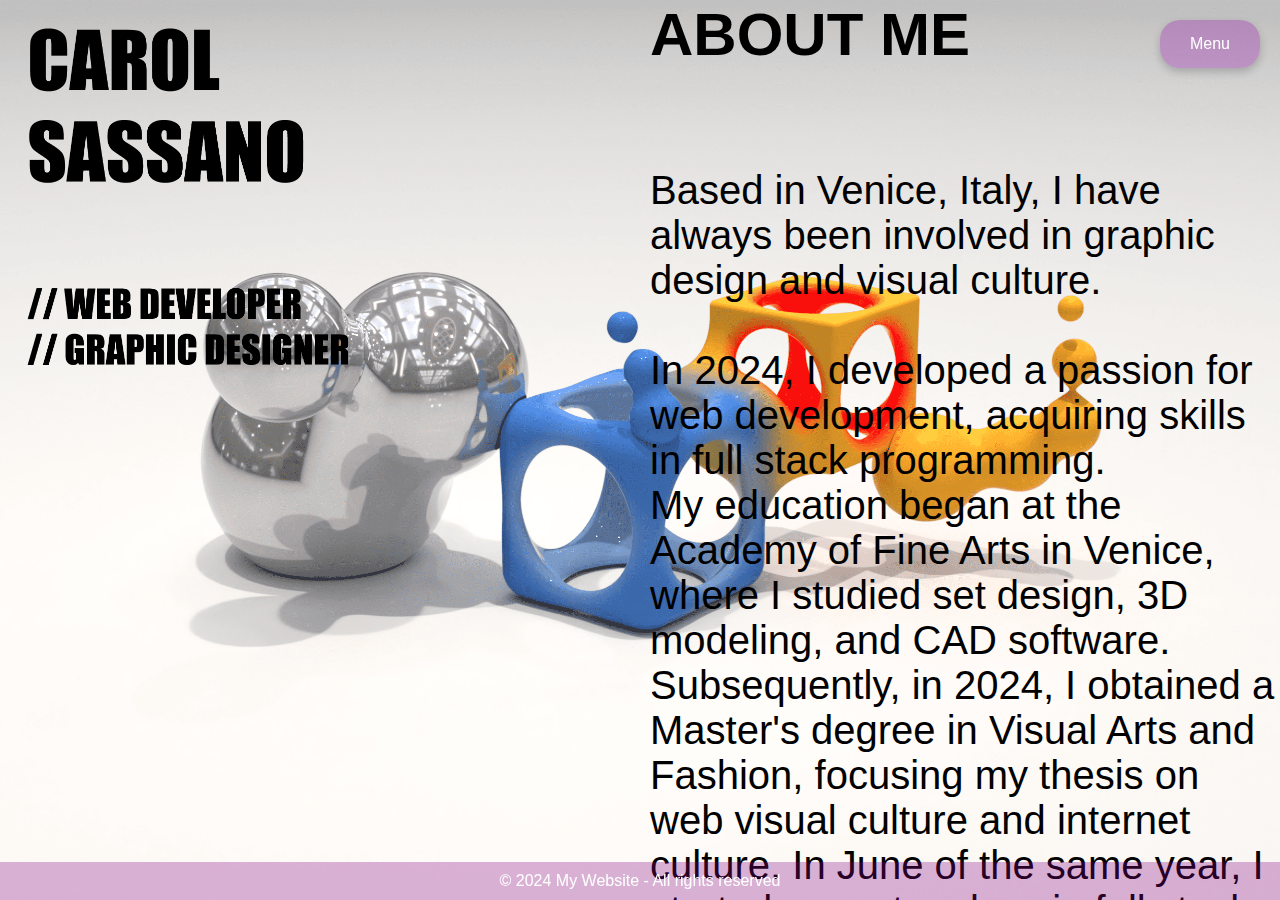
<file: about.html>
<!DOCTYPE html>
<html lang="en">
<head>
    <meta charset="UTF-8">
    <meta name="viewport" content="width=device-width, initial-scale=1.0">
    <title>My Website</title>
    <link rel="stylesheet" href="css/styles.min.css">
</head>
<body>

  <!-- Le immagini utilizzate sono progetti reali e sono realizzate da me, con l'eccezione di EARTHRISE 
   di Iris Van Herpen.
   La programmazione di questa pagina mi ha fatto comprendere l'importanza di alt per il SEO. 
   Ho iserito il titolo dei progetti ma sono curiosa di sapere se ci sono modi migliori o ulteriori
   passaggi in merito.-->
<header>
   <div class="dropdown">
    <a href="#" class="button">Menu</a>
    <div class="dropdown-content">
      <a href="index.html">Home</a>
      <a href="works.html">Works</a>
      <a href="gallery.html">See gallery</a>
      <a href="contacts.html">Contacts</a>
      <a href="about.html">About</a>
      <a href="servizi.html">Services</a>
    </div>
</header>
<div class="container-gallery">


  <div class="image-text-pair">
      <div class="image-item">
          <img src="assets/img/about.png" alt="aboutImage">
      </div>
      <div id="D4BASE" class="text-item">
          <h1>ABOUT ME<br><br></h1>
          <p>Based in Venice, Italy, I have always been involved in graphic design and visual culture.<br><br>
            In 2024, I developed a passion for web development, acquiring skills in full stack programming.<br>
            My education began at the Academy of Fine Arts in Venice, where I studied set design, 3D modeling, and CAD software.
            Subsequently, in 2024, I obtained a Master's degree in Visual Arts and Fashion, focusing my thesis on web visual culture and internet culture. 
            In June of the same year, I started a master class in full stack development at Digital Campus in Turin.<br><br>
            
            Currently, I work as a freelance graphic designer.</p>
      </div>
  </div>
</div>
</div>
<footer>
    <p>© 2024 My Website - All rights reserved</p>
</footer>

</body>
</html>
</file>
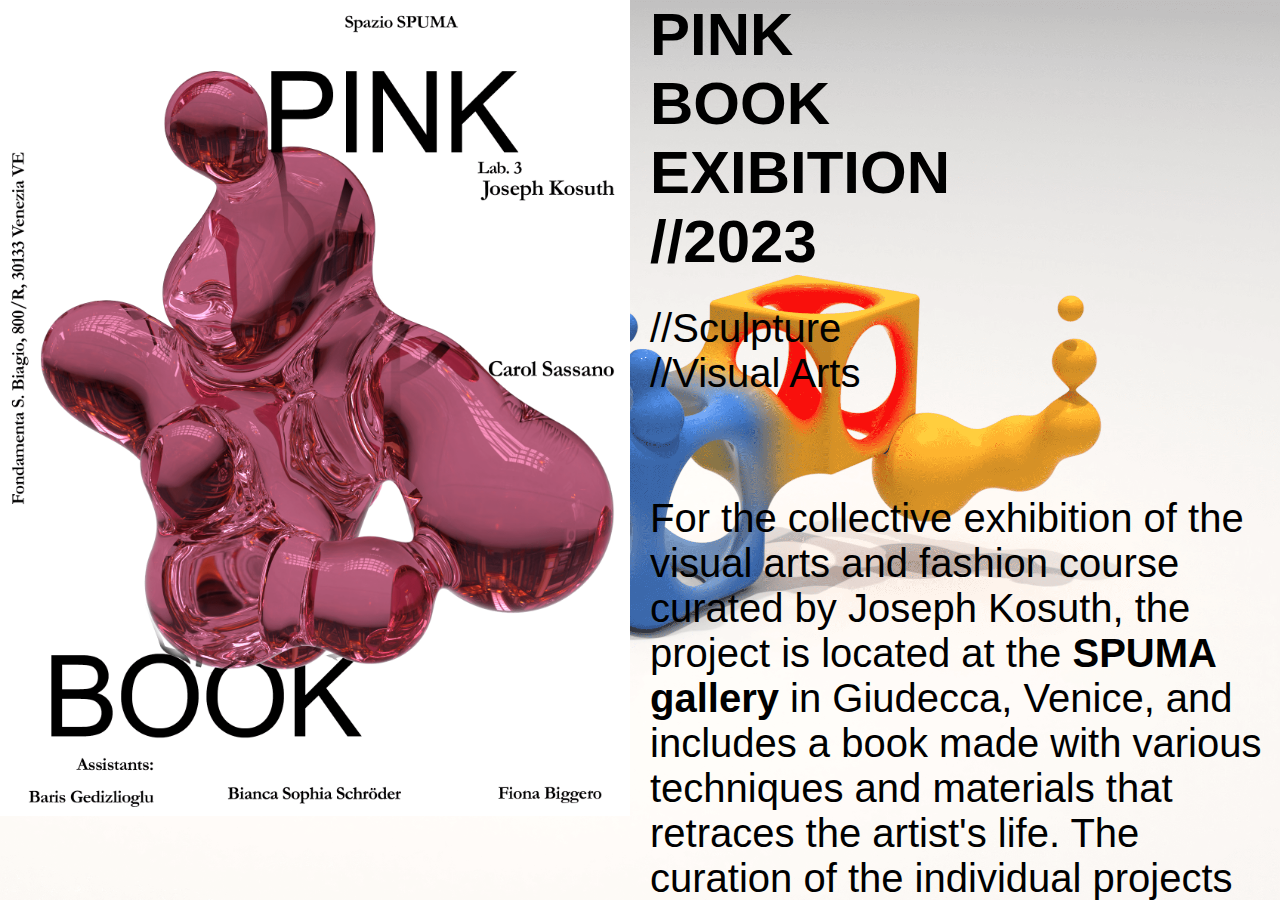
<file: PINKBOOK.html>
<!DOCTYPE html>
<html lang="en">
<head>
    <meta charset="UTF-8">
    <meta name="viewport" content="width=device-width, initial-scale=1.0">
    <title>My Website</title>
    <link rel="stylesheet" href="css/styles.min.css">
</head>
<body>

  <!-- Le immagini utilizzate sono progetti reali e sono realizzate da me, con l'eccezione di EARTHRISE 
   di Iris Van Herpen.
   La programmazione di questa pagina mi ha fatto comprendere l'importanza di alt per il SEO. 
   Ho iserito il titolo dei progetti ma sono curiosa di sapere se ci sono modi migliori o ulteriori
   passaggi in merito.-->


<div class="container-gallery">

  <div class="image-text-pair">
      <div class="image-item">
          <img src="assets/img/LocandinaPINKBOOK.png" alt="PINKBOOK">
      </div>
      <div ID="PINKBOOK" class="text-item">
          <h1>PINK<br>BOOK<br>EXIBITION<br>//2023</h1>
          <p>//Sculpture <br>//Visual Arts</p>
          <p>For the collective exhibition of the visual arts and fashion 
            course curated by Joseph Kosuth, the project is located at the <strong>SPUMA gallery</strong>
            in Giudecca, Venice, and includes a book made with various techniques and materials 
            that retraces the artist's life. The curation of the individual projects was 
            overseen by Linda Motto and Federica Serri.</p>
      </div>
  </div>




</body>
</html>
</file>
<file: css/styles.min.css>
*{margin:0;padding:0;box-sizing:border-box}html,body{height:100%;width:100%;overflow:hidden;scroll-behavior:smooth}body{background-image:url("../assets/img/background.png");background-size:cover;background-position:center;background-repeat:no-repeat}footer,.navbar a,.navbar .contact-info ul li a,.contact-info ul li .navbar a,.dropdown .dropdown-content a,.dropdown .button,.contact-info p,.contact-info h3,.submit-btn,input,textarea,.form-container h2,.text-item{font-family:Arial,Helvetica,sans-serif}.grid-container{display:grid;grid-template-columns:repeat(6, 1fr);grid-template-rows:repeat(4, 1fr);width:100vw;height:100vh;gap:1px}.grid-container>.grid-item{font-family:Impact,Haettenschweiler,"Arial Narrow Bold",sans-serif;position:relative;padding-top:100%;border:1px solid rgba(134,134,134,.103);display:flex;justify-content:center;align-items:center;font-size:1em;color:rgba(0,0,0,.781);background-size:cover;transition:opacity .3s ease;overflow:hidden;min-height:150px}.grid-container>.grid-item>*{position:absolute;top:50%;left:50%;transform:translate(-50%, -50%)}.grid-item.logo{display:flex;justify-content:center;align-items:center;overflow:hidden}.grid-item.logo img{max-width:100%;max-height:100%;-o-object-fit:contain;object-fit:contain}.grid-item a,.grid-item .contact-info ul li a,.contact-info ul li .grid-item a{font-family:"Arial Narrow Bold",Arial,Helvetica,sans-serif;text-decoration:none;color:rgba(0,0,0,.781);font-weight:bold;text-align:center}.grid-item a:hover{color:rgba(50,47,185,.7)}.grid-item.gallery:hover{background-color:rgba(153,47,185,.534);opacity:.7}#grid-item-16:hover,#grid-item-14:hover,#grid-item-11:hover,#grid-item-9:hover,#grid-item-7:hover,#grid-item-4:hover,#grid-item-2:hover{background-color:rgba(153,47,185,.534);opacity:.7}#grid-item-17,#grid-item-15,#grid-item-12,#grid-item-10,#grid-item-8,#grid-item-5,#grid-item-3{display:block;padding:10px}#grid-item-17>*,#grid-item-15>*,#grid-item-12>*,#grid-item-10>*,#grid-item-8>*,#grid-item-5>*,#grid-item-3>*{position:relative;top:0;left:0;transform:none}#grid-item-16{background-image:url("../assets/img/irisva.jpg")}#grid-item-14{background-image:url("../assets/img/iconindex.png")}#grid-item-11{background-image:url("../assets/img/XIG.png")}#grid-item-9{background-image:url("../assets/img/OPENDAYDEF-01.png")}#grid-item-7{background-image:url("../assets/img/provagrafdenti.png")}#grid-item-4{background-image:url("../assets/img/LocandinaPINKBOOK.png")}#grid-item-2{background-image:url("../assets/img/2.png")}.scroll-container-form,.scroll-container{overflow-y:auto}.scroll-container-form::-webkit-scrollbar,.scroll-container::-webkit-scrollbar{display:none}.scroll-container{height:100vh}.scroll-container-form{max-height:80vh;padding:20px}.container-gallery{display:flex;flex-direction:column;height:100vh;overflow-y:auto;scrollbar-width:none;-ms-overflow-style:none}.container-gallery::-webkit-scrollbar{display:none}.image-text-pair{display:flex;flex-direction:row;margin-bottom:30px;width:100%}.image-item{flex:1;margin-right:20px}.image-item img{width:100%;height:auto}.text-item{flex:1}.text-item h1{font-size:60px;margin-bottom:30px}.text-item p{font-size:40px;margin-bottom:100px}.text-mq{font-size:18px}.form-container{max-width:800px;background-color:rgba(128,0,128,.295);margin:0 auto 50px;padding:20px;border-radius:8px;box-shadow:0 0 10px rgba(0,0,0,.1)}.form-container h2{font-weight:bolder;margin-top:0;color:rgba(145,13,172,.6588235294)}form{display:flex;flex-direction:column}.submit-btn,input,textarea{padding:10px;font-size:16px;margin-bottom:10px;border-radius:4px;border:1px solid #ccc}.submit-btn{background-color:rgba(145,13,172,.6588235294);color:#fff;border:none}.submit-btn:hover{background-color:rgba(146,13,172,.9333333333);cursor:pointer}.contact-info{max-width:800px;margin:20px auto;padding:20px;background-color:rgba(128,0,128,.781);border-radius:8px;box-shadow:0 0 10px rgba(0,0,0,.1)}.contact-info h3{font-weight:bold;color:#debbe6;margin-bottom:10px}.contact-info p{font-weight:bold;font-size:16px;color:#111010;margin-bottom:10px}.contact-info a,.contact-info ul li a{color:#111010;text-decoration:none}.contact-info a:hover{color:#ff0;font-size:1.2em}.contact-info ul{list-style:none;padding-left:0;margin:0}.contact-info ul li{margin-bottom:10px}.dropdown{position:fixed;top:20px;right:20px;z-index:1000;margin:0}.dropdown .button{padding:15px 30px;border-radius:20px;background-color:rgba(146,13,172,.3098039216);color:#fff;font-size:16px;text-align:center;text-decoration:none;display:inline-block;cursor:pointer;box-shadow:0 4px 8px rgba(0,0,0,.2);transition:background-color .3s ease,transform .3s ease}.dropdown .button:hover{background-color:rgba(65,6,118,.842);transform:scale(1.05)}.dropdown .dropdown-content{display:none;position:absolute;right:0;top:100%;min-width:200px;background-color:rgba(146,13,172,.3098039216);border-radius:10px;box-shadow:0 4px 8px rgba(0,0,0,.2);z-index:1000;padding:10px 0;margin-top:5px}.dropdown .dropdown-content a{color:#fff;padding:12px 20px;text-decoration:none;display:block;text-align:left;transition:background-color .3s ease}.dropdown .dropdown-content a:hover{background-color:rgba(65,6,118,.842)}.dropdown:hover .dropdown-content{display:block}#indexheader{padding:10px;text-align:center;position:relative;z-index:1000}.navbar{display:flex;justify-content:center;gap:30px}.navbar a,.navbar .contact-info ul li a,.contact-info ul li .navbar a{font-weight:bold;color:#111010;text-decoration:none;padding:10px;transition:color .3s ease}.navbar a:hover{color:rgba(50,47,185,.7)}footer{background-color:rgba(128,0,128,.295);text-align:center;padding:10px 0;position:fixed;width:100%;bottom:0;color:#fff}footer p{margin:0}@media(max-width: 1024px){body{font-size:14px}body h1{font-size:33.6px}body p{font-size:14px}body #Info{font-size:30.8px}body .text-item h1{font-size:28px;margin-bottom:28px}body .text-item p{font-size:16.8px;margin-bottom:11.2px}h1.text-mq{font-size:16px}}@media(max-width: 768px){body{font-size:12px}body h1{font-size:28.8px}body p{font-size:12px}body #Info{font-size:26.4px}body .text-item h1{font-size:24px;margin-bottom:24px}body .text-item p{font-size:14.4px;margin-bottom:9.6px}h1.text-mq{font-size:16px}#works-page .logo,#works-page .empty-tile{display:none}.grid-container{grid-template-columns:repeat(4, 1fr)}}@media(max-width: 480px){body{font-size:10px}body h1{font-size:24px}body p{font-size:10px}body #Info{font-size:22px}body .text-item h1{font-size:20px;margin-bottom:20px}body .text-item p{font-size:12px;margin-bottom:8px}h1.text-mq{font-size:16px}#works-page .logo,#works-page .empty-tile{display:none}.grid-container{grid-template-columns:repeat(2, 1fr)}.image-text-pair{flex-direction:column}.image-text-pair .image-item,.image-text-pair .text-item{flex:none;width:100%;margin-right:0;margin-bottom:20px}.navbar{flex-direction:column;gap:10px}.form-container{padding:15px}}@media(max-width: 480px){.dropdown .button{padding:10px 20px}}
</file>
